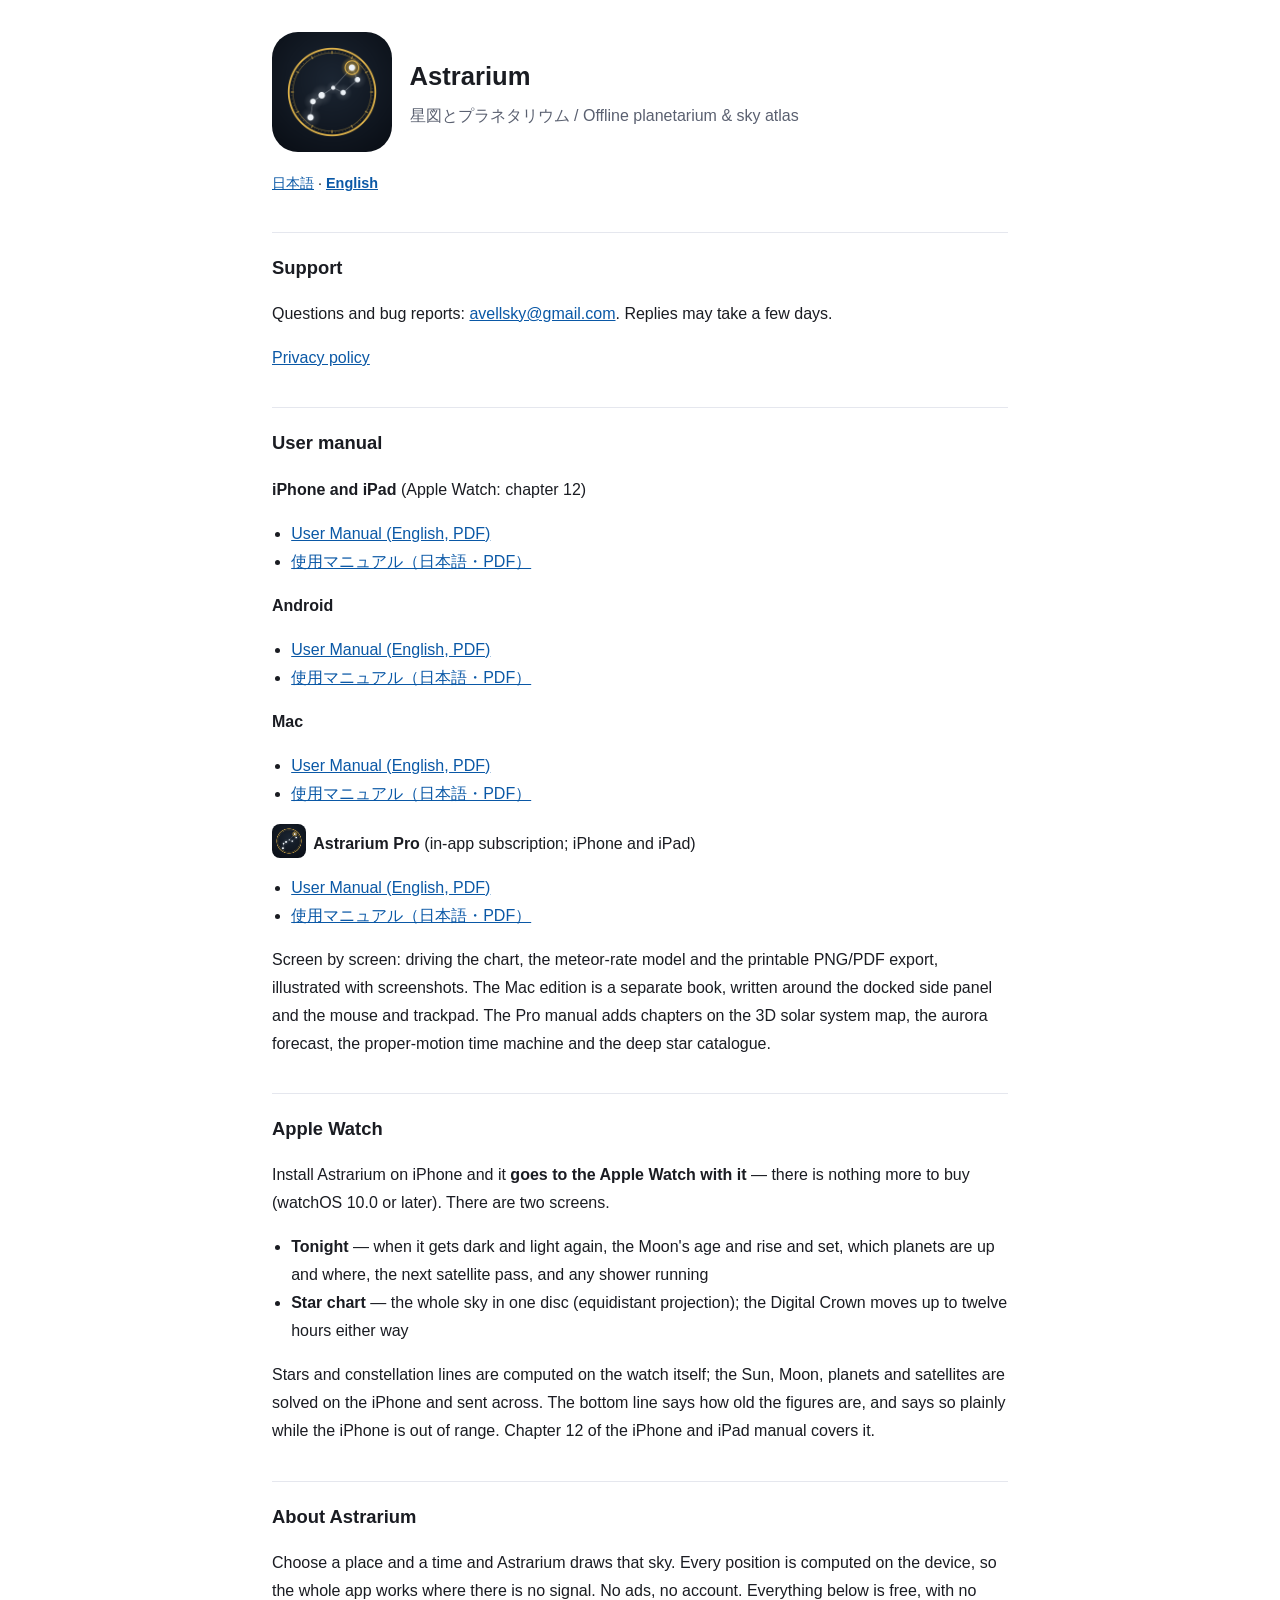
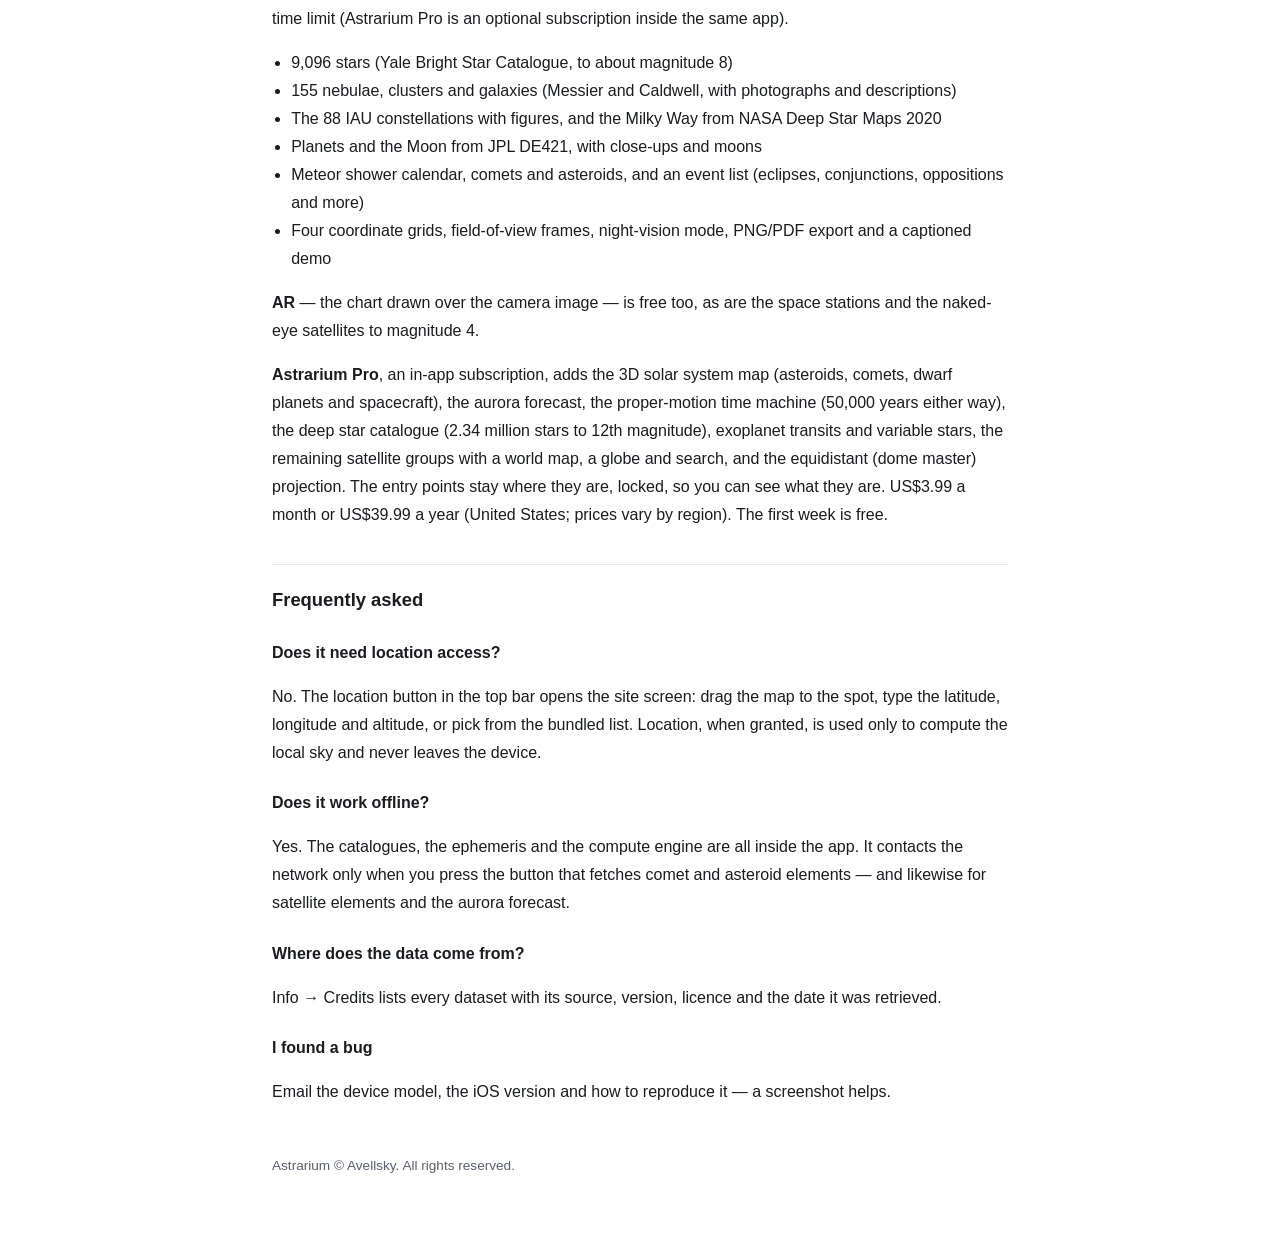
<file: index.html>
<!doctype html>
<html lang="ja">
<head>
<meta charset="utf-8">
<meta name="viewport" content="width=device-width,initial-scale=1">
<title>Astrarium — サポート / Support</title>
<link rel="icon" href="icon.png">
<link rel="apple-touch-icon" href="icon.png">
<style>:root{color-scheme:light dark}
body{max-width:46rem;margin:0 auto;padding:2rem 1.2rem 4rem;
 font:16px/1.75 -apple-system,BlinkMacSystemFont,"Hiragino Sans",
 "Noto Sans JP",sans-serif;color:#1a1c22;background:#fff}
header{display:flex;align-items:center;gap:1.1rem;margin-bottom:.4rem}
/* 原寸 512px。表示は 120px なので、3 倍の画面でも原寸を超えない */
header img{width:120px;height:120px;border-radius:26px}
@media (max-width:26rem){
 header{gap:.8rem}
 header img{width:88px;height:88px;border-radius:19px}}
h1{font-size:1.6rem;margin:0}
h2{font-size:1.15rem;margin-top:2.2rem;border-top:1px solid #e5e7ee;
 padding-top:1.2rem}
h3{font-size:1rem;margin-top:1.4rem}
.appicon{width:34px;height:34px;border-radius:8px;
 vertical-align:-.55em;margin-right:.45rem}
.sub{color:#5a6070;margin:.2rem 0 0}
.lang{margin:1.2rem 0 0;font-size:.9rem}
a{color:#0a58a6}
ul{padding-left:1.2rem}
code{background:#f2f3f7;padding:.1rem .35rem;border-radius:4px;font-size:.9em}
footer{margin-top:3rem;font-size:.85rem;color:#5a6070}
section[hidden]{display:none}
@media (prefers-color-scheme:dark){
 body{background:#0f1117;color:#e6e8ee}
 h2{border-color:#242833}
 a{color:#7fb2ff}.sub,footer{color:#98a0b3}
 code{background:#1b1f2a}}
</style>
</head>
<body>
<header>
  <img src="icon.png" alt="">
  <div>
    <h1>Astrarium</h1>
    <p class="sub">星図とプラネタリウム / Offline planetarium &amp; sky atlas</p>
  </div>
</header>
<p class="lang"><a href="#ja" data-lang="ja">日本語</a> ·
   <a href="#en" data-lang="en">English</a></p>

<section data-lang="ja">
<h2>サポート</h2>
<p>ご質問・不具合のご連絡は
<a href="mailto:avellsky@gmail.com">avellsky@gmail.com</a> までお願いします。
返信までに数日いただく場合があります。</p>
<p><a href="privacy-policy.ja.html">プライバシーポリシー</a></p>

<h2>使用マニュアル</h2>
<p><strong>iPhone / iPad 版</strong>（Apple Watch は第 12 章）</p>
<ul>
  <li><a href="manual/astrarium-manual-ja.pdf">使用マニュアル（日本語・PDF）</a></li>
  <li><a href="manual/astrarium-manual-en.pdf">User Manual (English, PDF)</a></li>
</ul>
<p><strong>Android 版</strong></p>
<ul>
  <li><a href="manual/astrarium-manual-android-ja.pdf">使用マニュアル（日本語・PDF）</a></li>
  <li><a href="manual/astrarium-manual-android-en.pdf">User Manual (English, PDF)</a></li>
</ul>
<p><strong>Mac 版</strong></p>
<ul>
  <li><a href="manual/astrarium-manual-mac-ja.pdf">使用マニュアル（日本語・PDF）</a></li>
  <li><a href="manual/astrarium-manual-mac-en.pdf">User Manual (English, PDF)</a></li>
</ul>
<p><img class="appicon" src="icon-pro.png" alt=""><strong>Astrarium Pro</strong>（アプリ内課金。iPhone / iPad）</p>
<ul>
  <li><a href="manual/astrarium-pro-manual-ja.pdf">使用マニュアル（日本語・PDF）</a></li>
  <li><a href="manual/astrarium-pro-manual-en.pdf">User Manual (English, PDF)</a></li>
</ul>
<p>画面の見かた、操作、流星群の出現数の計算、PNG/PDF 出力まで、実機の画面を添えて
説明しています。Mac 版は右パネルの構成とマウス・トラックパッドの操作に合わせた
別冊です。Pro のマニュアルには、太陽系3Dマップ・オーロラ予報・固有運動タイム
マシン・深宇宙星表の章が加わります。</p>

<h2>Apple Watch</h2>
<p>iPhone に Astrarium を入れると、<strong>Apple Watch にも入ります</strong>
（別に買うものはありません。watchOS 10.0 以降）。出るのは二つだけです。</p>
<ul>
  <li><strong>今夜</strong> — 薄明の終わりと始まり、月齢と月の出入り、いま出ている
      惑星の方角と高度、次の人工衛星の通過、活動中の流星群</li>
  <li><strong>星図</strong> — 全天を一枚の円に（等距離射影）。デジタルクラウンで
      前後 12 時間まで送れます</li>
</ul>
<p>恒星と星座線は時計の中で計算します。太陽・月・惑星と人工衛星は iPhone が計算して
送ります。数字がいつのものかを画面の下に出し、iPhone と離れているあいだはそう書きます。
詳しくは iPhone / iPad 版マニュアルの第 12 章をご覧ください。</p>

<h2>Astrarium について</h2>
<p>観測地と日時を決めれば、その場所・その時刻の空をそのまま描くプラネタリウムです。
天体の位置計算はすべて端末の中で行うため、電波の届かない観測地でも全機能が動きます。
広告もアカウント登録もありません。下に挙げたものはすべて無料で、期間の制限も
ありません（Astrarium Pro は、同じアプリの中の任意の購読です）。</p>
<ul>
  <li>恒星 9,096個（エール輝星星表、約8等まで）</li>
  <li>星雲・星団・銀河 155個（メシエ＋カルドウェル、写真と解説つき）</li>
  <li>IAU 88星座の星座線と星座絵、天の川（NASA Deep Star Maps 2020）</li>
  <li>惑星・月の暦（JPL DE421）、惑星の拡大表示と衛星の配置</li>
  <li>流星群カレンダー、彗星・小惑星、イベント一覧（日食・月食、合・衝ほか）</li>
  <li>4種の経緯線、写野角枠、ナイトモード、PNG/PDF出力、字幕つきデモ</li>
</ul>
<p><strong>AR</strong>（カメラ映像に星図を重ねる）と、宇宙ステーション・肉眼で
見える人工衛星（4 等まで）も無料で使えます。</p>
<p><strong>Astrarium Pro</strong>（アプリ内課金）では、これに太陽系3Dマップ
（小惑星・彗星・準惑星・探査機）、オーロラ予報、固有運動タイムマシン（±5 万年）、
深宇宙星表（12 等まで 234 万星）、系外惑星のトランジットと変光星の予報、残りの
人工衛星の群と世界地図・地球儀・検索、等距離射影（ドームマスター）が加わります。
入口は施錠された状態で同じ場所にあり、何が増えるのかが分かるようになっています。
月額 400 円 / 年額 4,000 円（日本の場合。価格は国・地域により異なります）。
最初の 1 週間は無料です。</p>

<h2>よくある質問</h2>
<h3>位置情報を許可しないと使えませんか？</h3>
<p>いいえ。上段バーの位置情報ボタンから場所設定の画面を開き、地図で合わせるか、
緯度・経度・標高を打ち込むか、観測地の一覧から選べば、すべての機能を同じように
使えます。位置情報は、その場所の空を計算するためだけに使い、端末の外へは
送信しません。</p>
<h3>オフラインで使えますか？</h3>
<p>使えます。星表・暦・計算エンジンをすべて内蔵しています。通信するのは、
彗星・小惑星の軌道要素をご自身でボタンを押して取得するときだけです
（人工衛星の軌道要素とオーロラ予報も、同じくボタンを押したときだけです）。</p>
<h3>収録データの出典は？</h3>
<p>アプリ内の「情報」タブ →「クレジット・出典」に、データセットごとの出典・版・
ライセンス・取得日を掲載しています。</p>
<h3>不具合を見つけました</h3>
<p>お使いの機種・iOS のバージョン・再現手順を添えてメールでお知らせください。
可能であればスクリーンショットもいただけると助かります。</p>
</section>

<section data-lang="en" hidden>
<h2>Support</h2>
<p>Questions and bug reports:
<a href="mailto:avellsky@gmail.com">avellsky@gmail.com</a>.
Replies may take a few days.</p>
<p><a href="privacy-policy.en.html">Privacy policy</a></p>

<h2>User manual</h2>
<p><strong>iPhone and iPad</strong> (Apple Watch: chapter 12)</p>
<ul>
  <li><a href="manual/astrarium-manual-en.pdf">User Manual (English, PDF)</a></li>
  <li><a href="manual/astrarium-manual-ja.pdf">使用マニュアル（日本語・PDF）</a></li>
</ul>
<p><strong>Android</strong></p>
<ul>
  <li><a href="manual/astrarium-manual-android-en.pdf">User Manual (English, PDF)</a></li>
  <li><a href="manual/astrarium-manual-android-ja.pdf">使用マニュアル（日本語・PDF）</a></li>
</ul>
<p><strong>Mac</strong></p>
<ul>
  <li><a href="manual/astrarium-manual-mac-en.pdf">User Manual (English, PDF)</a></li>
  <li><a href="manual/astrarium-manual-mac-ja.pdf">使用マニュアル（日本語・PDF）</a></li>
</ul>
<p><img class="appicon" src="icon-pro.png" alt=""><strong>Astrarium Pro</strong> (in-app subscription; iPhone and iPad)</p>
<ul>
  <li><a href="manual/astrarium-pro-manual-en.pdf">User Manual (English, PDF)</a></li>
  <li><a href="manual/astrarium-pro-manual-ja.pdf">使用マニュアル（日本語・PDF）</a></li>
</ul>
<p>Screen by screen: driving the chart, the meteor-rate model and the printable
PNG/PDF export, illustrated with screenshots. The Mac edition is a separate book,
written around the docked side panel and the mouse and trackpad. The Pro manual
adds chapters on the 3D solar system map, the aurora forecast, the
proper-motion time machine and the deep star catalogue.</p>

<h2>Apple Watch</h2>
<p>Install Astrarium on iPhone and it <strong>goes to the Apple Watch with
it</strong> — there is nothing more to buy (watchOS 10.0 or later). There are
two screens.</p>
<ul>
  <li><strong>Tonight</strong> — when it gets dark and light again, the Moon's
      age and rise and set, which planets are up and where, the next satellite
      pass, and any shower running</li>
  <li><strong>Star chart</strong> — the whole sky in one disc (equidistant
      projection); the Digital Crown moves up to twelve hours either way</li>
</ul>
<p>Stars and constellation lines are computed on the watch itself; the Sun, Moon,
planets and satellites are solved on the iPhone and sent across. The bottom line
says how old the figures are, and says so plainly while the iPhone is out of
range. Chapter 12 of the iPhone and iPad manual covers it.</p>

<h2>About Astrarium</h2>
<p>Choose a place and a time and Astrarium draws that sky. Every position is
computed on the device, so the whole app works where there is no signal.
No ads, no account. Everything below is free, with no time limit
(Astrarium Pro is an optional subscription inside the same app).</p>
<ul>
  <li>9,096 stars (Yale Bright Star Catalogue, to about magnitude 8)</li>
  <li>155 nebulae, clusters and galaxies (Messier and Caldwell, with
      photographs and descriptions)</li>
  <li>The 88 IAU constellations with figures, and the Milky Way from
      NASA Deep Star Maps 2020</li>
  <li>Planets and the Moon from JPL DE421, with close-ups and moons</li>
  <li>Meteor shower calendar, comets and asteroids, and an event list
      (eclipses, conjunctions, oppositions and more)</li>
  <li>Four coordinate grids, field-of-view frames, night-vision mode,
      PNG/PDF export and a captioned demo</li>
</ul>
<p><strong>AR</strong> — the chart drawn over the camera image — is free too,
as are the space stations and the naked-eye satellites to magnitude 4.</p>
<p><strong>Astrarium Pro</strong>, an in-app subscription, adds the 3D solar
system map (asteroids, comets, dwarf planets and spacecraft), the aurora
forecast, the proper-motion time machine (50,000 years either way), the deep
star catalogue (2.34 million stars to 12th magnitude), exoplanet transits and
variable stars, the remaining satellite groups with a world map, a globe and
search, and the equidistant (dome master) projection. The entry points stay
where they are, locked, so you can see what they are. US$3.99 a month or
US$39.99 a year (United States; prices vary by region). The first week is
free.</p>

<h2>Frequently asked</h2>
<h3>Does it need location access?</h3>
<p>No. The location button in the top bar opens the site screen: drag the map
to the spot, type the latitude, longitude and altitude, or pick from the bundled
list. Location, when granted, is used only to compute the local sky and never
leaves the device.</p>
<h3>Does it work offline?</h3>
<p>Yes. The catalogues, the ephemeris and the compute engine are all inside
the app. It contacts the network only when you press the button that fetches
comet and asteroid elements — and likewise for satellite elements and the
aurora forecast.</p>
<h3>Where does the data come from?</h3>
<p>Info → Credits lists every dataset with its source, version, licence and
the date it was retrieved.</p>
<h3>I found a bug</h3>
<p>Email the device model, the iOS version and how to reproduce it — a
screenshot helps.</p>
</section>

<footer>Astrarium © Avellsky. All rights reserved.</footer>
<script>
const pick = (l) => {
  document.querySelectorAll('section[data-lang]').forEach(s =>
    s.hidden = s.dataset.lang !== l);
  document.querySelectorAll('.lang a').forEach(a =>
    a.style.fontWeight = a.dataset.lang === l ? '700' : '400');
  document.documentElement.lang = l;
};
document.querySelectorAll('.lang a').forEach(a =>
  a.addEventListener('click', (e) => { e.preventDefault();
    pick(a.dataset.lang); location.hash = a.dataset.lang; }));
pick(location.hash === '#en' ||
     (!location.hash && !navigator.language.startsWith('ja')) ? 'en' : 'ja');
</script>

</body>
</html>
</file>
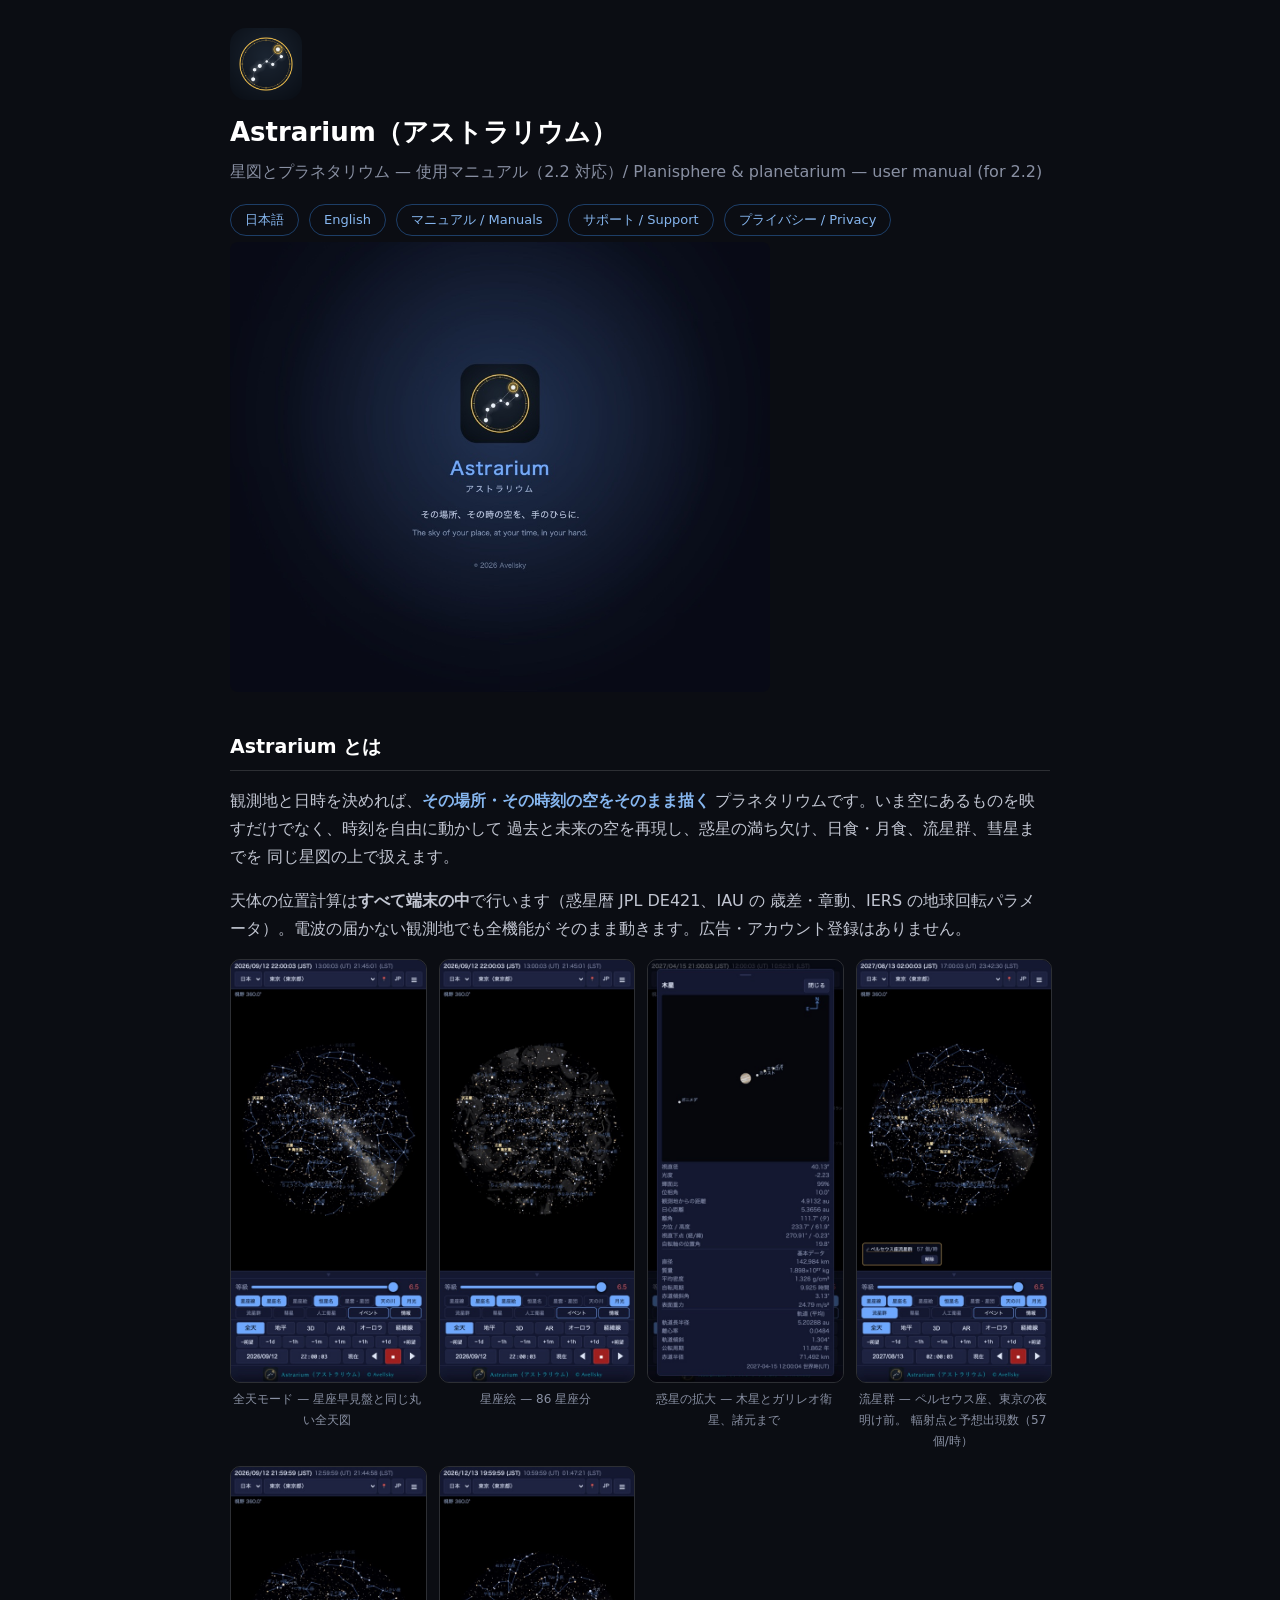
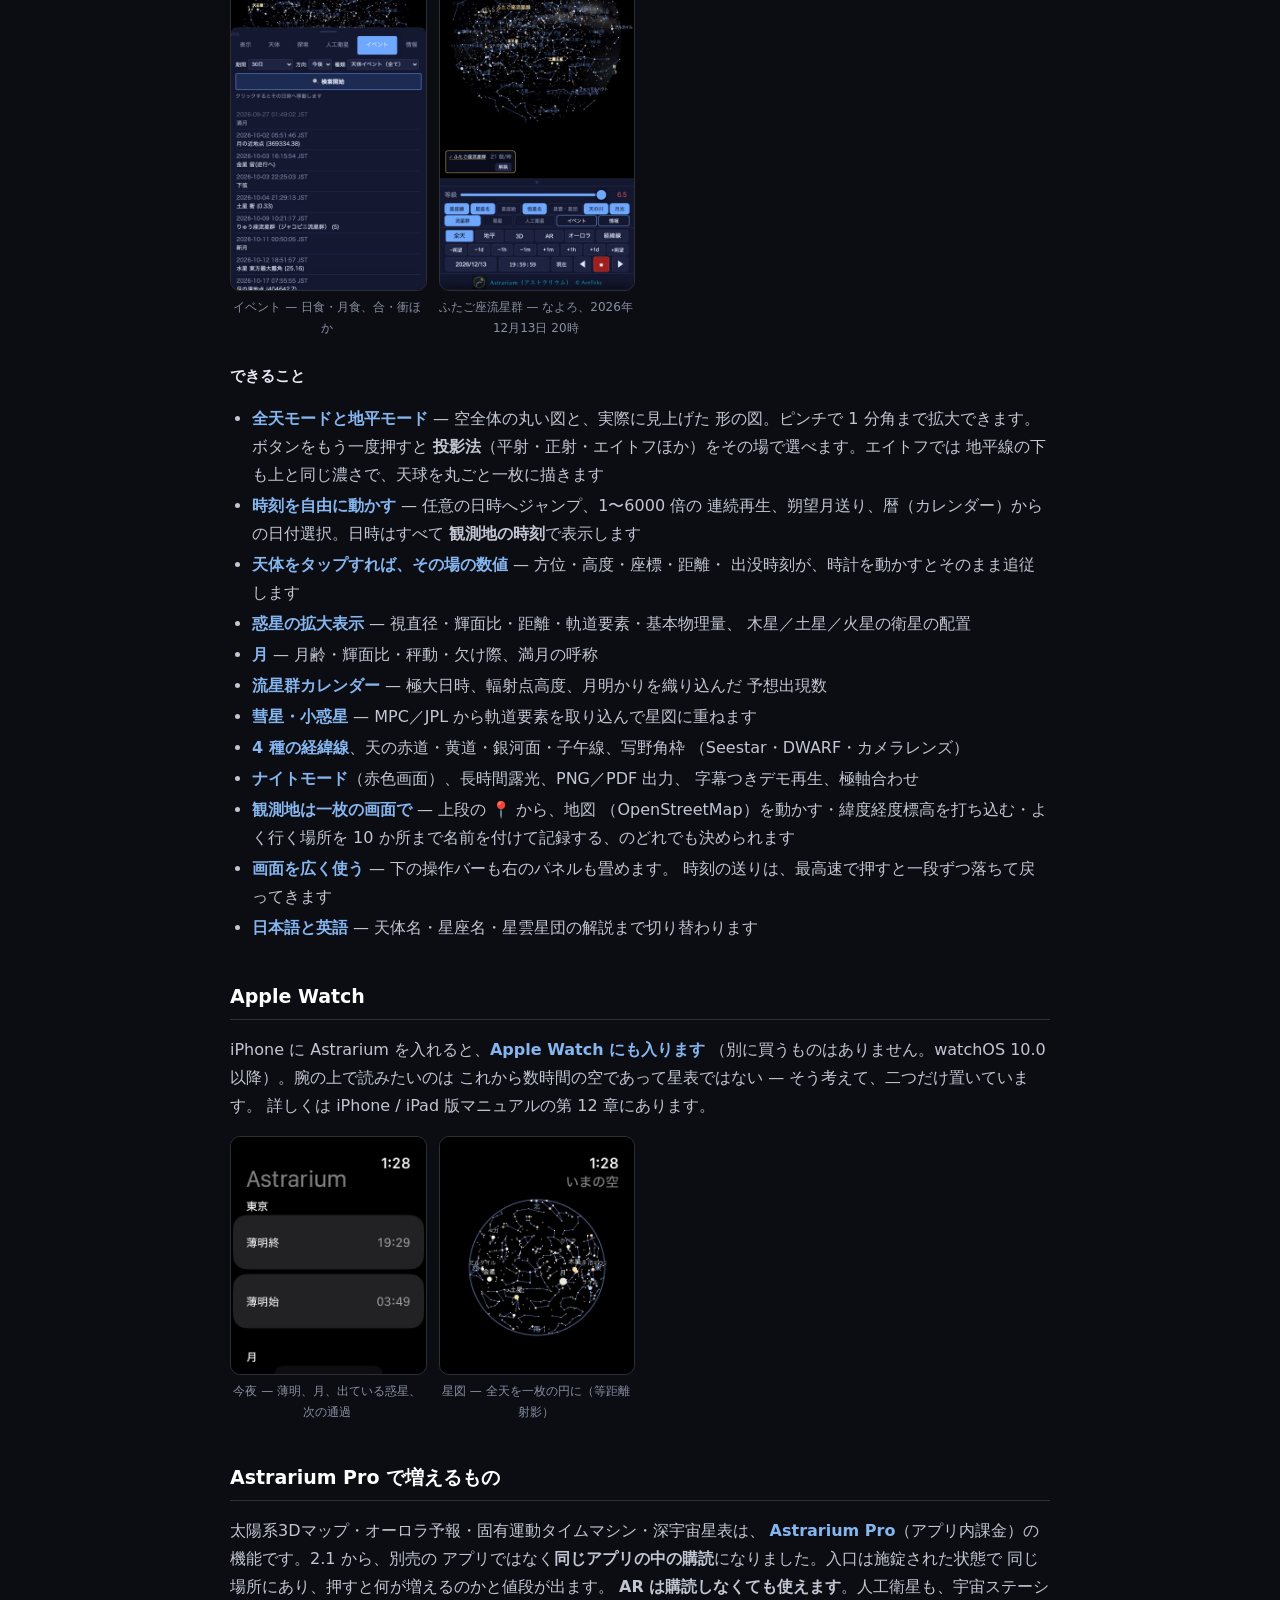
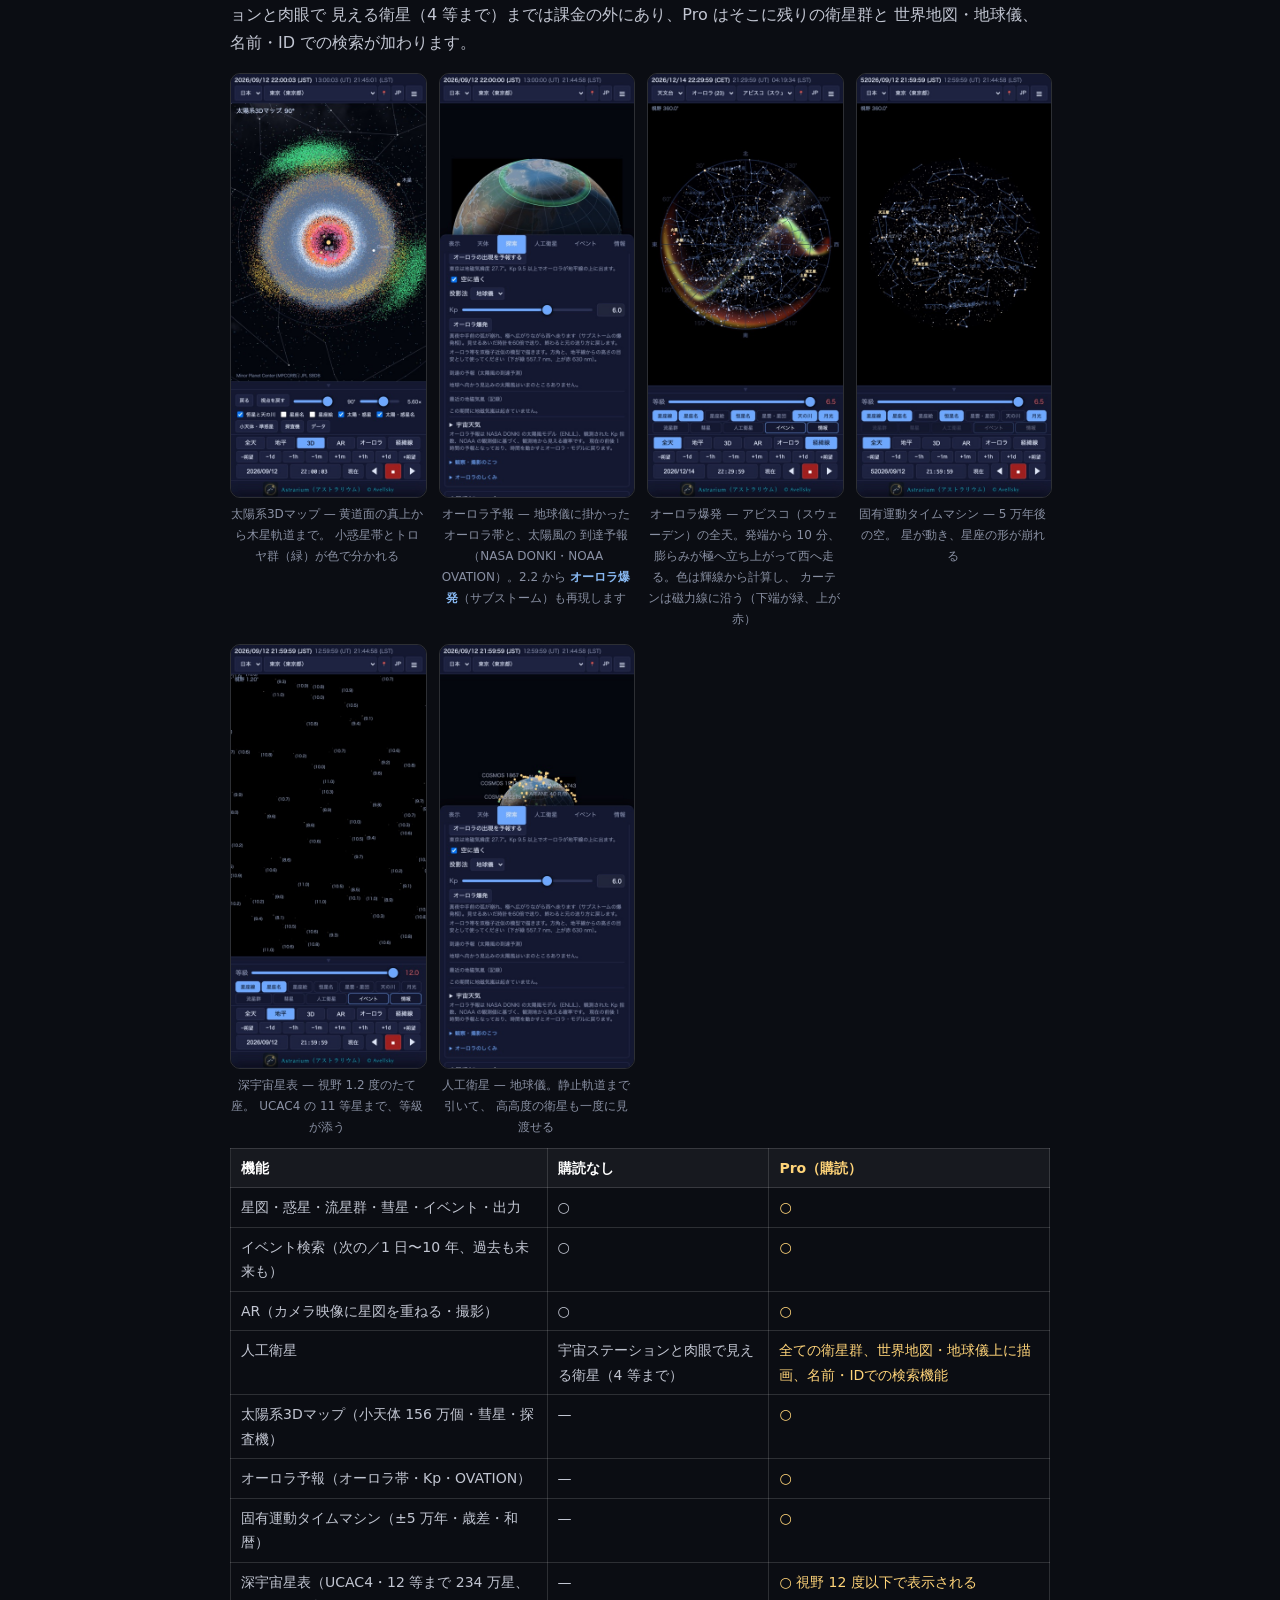
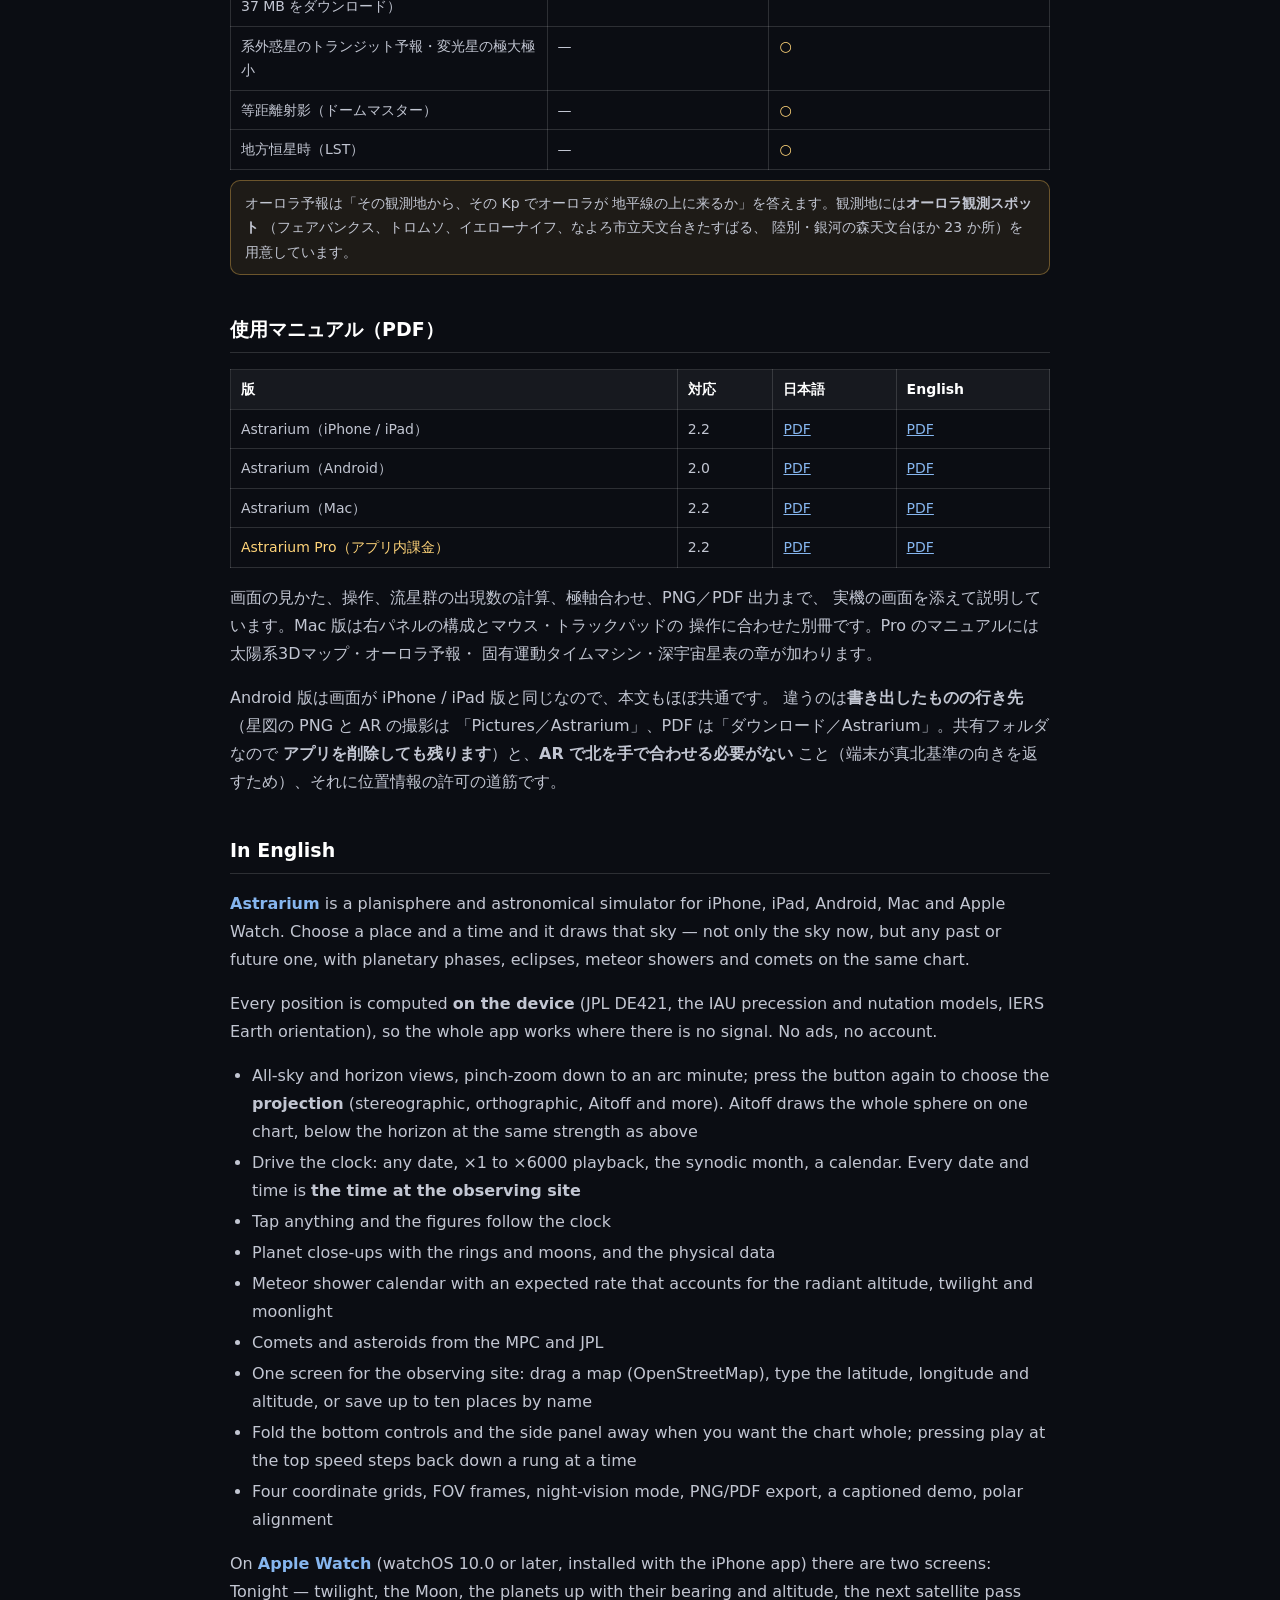
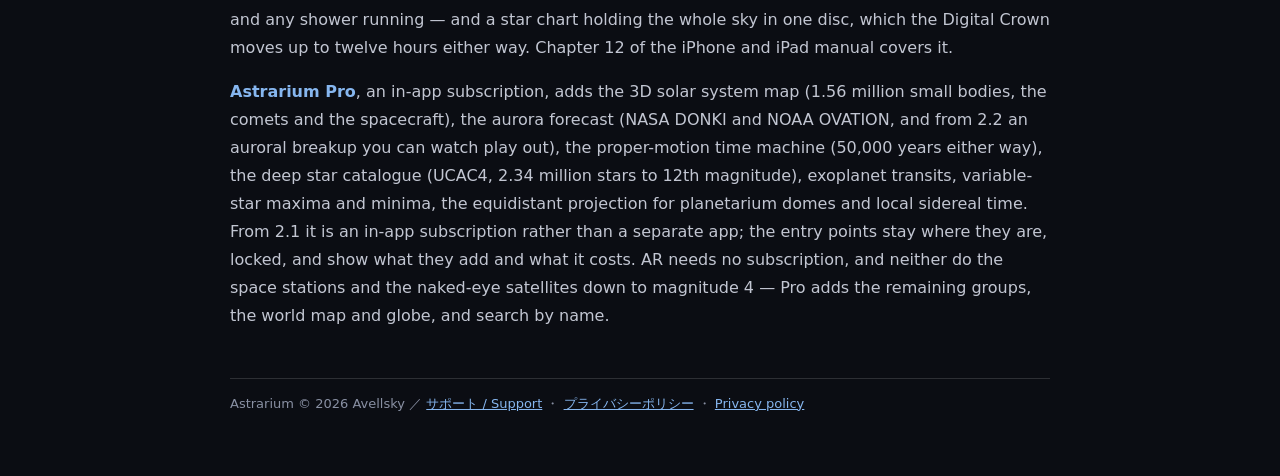
<file: manual/index.html>
<!DOCTYPE html>
<html lang="ja">
<head>
<meta charset="utf-8">
<meta name="viewport" content="width=device-width, initial-scale=1">
<link rel="icon" href="../icon.png">
<link rel="apple-touch-icon" href="../icon.png">
<title>Astrarium — 使用マニュアル / User Manual</title>
<style>
  :root { color-scheme: dark; }
  body { margin: 0; background: #0b0d13; color: #c2c6d2;
    font-family: system-ui, -apple-system, "Segoe UI", "Hiragino Sans",
      "Noto Sans JP", sans-serif; line-height: 1.75; }
  .wrap { max-width: 820px; margin: 0 auto; padding: 28px 20px 60px; }
  h1 { color: #fff; font-size: 26px; margin: 8px 0 2px; }
  h2 { color: #fff; font-size: 19px; margin-top: 38px;
    border-bottom: 1px solid rgba(255,255,255,.14); padding-bottom: 6px; }
  h3 { color: #e6e9f2; font-size: 15px; margin-top: 24px; }
  .sub { color: #8990a3; margin-bottom: 18px; }
  a { color: #86b6ef; }
  table { border-collapse: collapse; width: 100%; font-size: 14px;
    margin: 10px 0; }
  th, td { border: 1px solid rgba(255,255,255,.14); padding: 7px 10px;
    text-align: left; vertical-align: top; }
  th { color: #fff; background: rgba(255,255,255,.05); }
  th.pro, td.pro { color: #ffd479; }
  b.k { color: #86b6ef; font-weight: 600; }
  ul { padding-left: 22px; }
  li { margin: 3px 0; }
  .nav { display: flex; gap: 10px; flex-wrap: wrap; margin: 14px 0 6px; }
  .nav a { color: #86b6ef; text-decoration: none; font-size: 13px;
    border: 1px solid rgba(57,135,229,.4); border-radius: 999px;
    padding: 4px 14px; }
  .note { background: rgba(57,135,229,.10);
    border: 1px solid rgba(57,135,229,.35);
    border-radius: 10px; padding: 10px 14px; font-size: 14px; }
  .note.pro { background: rgba(255,196,84,.08);
    border-color: rgba(255,196,84,.35); }
  footer { margin-top: 48px; color: #8990a3; font-size: 13px;
    border-top: 1px solid rgba(255,255,255,.14); padding-top: 14px; }
  figure { margin: 18px 0; }
  figure img { width: 100%; height: auto; display: block; border-radius: 10px;
    border: 1px solid rgba(255,255,255,.14); }
  figcaption { font-size: 12px; color: #8990a3; margin-top: 6px;
    text-align: center; }
  /* 起動画面は 2 枚並べる。錠の掛かった状態と、購読で開いた状態 */
  .two { display: flex; gap: 14px; flex-wrap: wrap; }
  .two figure { flex: 1 1 300px; margin: 8px 0; }
  /* 画面の一覧。細い縦画面が並ぶので、幅で折り返す */
  .shots { display: grid; gap: 14px;
    grid-template-columns: repeat(auto-fill, minmax(180px, 1fr)); }
  .shots figure { margin: 0; }
  .logo { margin: 0 0 10px; }
  .logo img { border-radius: 16px; display: block; }
  .dl { font-size: 14px; }
</style>
</head>
<body><div class="wrap">

<p class="logo"><img src="../icon.png" alt="" width="72" height="72"></p>
<h1>Astrarium（アストラリウム）</h1>
<div class="sub">星図とプラネタリウム — 使用マニュアル（2.2 対応）/
Planisphere &amp; planetarium — user manual (for 2.2)</div>
<div class="nav">
  <a href="#ja">日本語</a><a href="#en">English</a>
  <a href="#dl">マニュアル / Manuals</a>
  <a href="../">サポート / Support</a>
  <a href="../privacy-policy.ja.html">プライバシー / Privacy</a>
</div>

<!-- **一枚にした** (2026-09-25)。Pro が本体へ合流し、別売のアプリが
     無くなったので、並べて見せる相手がいない。 -->
<p class="logo"><img src="img/opening.jpg" alt="Astrarium の起動画面"
    loading="lazy" style="max-width:min(540px,100%);border-radius:8px"></p>

<h2 id="ja">Astrarium とは</h2>
<p>観測地と日時を決めれば、<b class="k">その場所・その時刻の空をそのまま描く</b>
プラネタリウムです。いま空にあるものを映すだけでなく、時刻を自由に動かして
過去と未来の空を再現し、惑星の満ち欠け、日食・月食、流星群、彗星までを
同じ星図の上で扱えます。</p>
<p>天体の位置計算は<b>すべて端末の中</b>で行います（惑星暦 JPL DE421、IAU の
歳差・章動、IERS の地球回転パラメータ）。電波の届かない観測地でも全機能が
そのまま動きます。広告・アカウント登録はありません。</p>

<div class="shots">
  <figure><img src="img/sky-allsky.jpg" alt="全天モード" loading="lazy">
    <figcaption>全天モード — 星座早見盤と同じ丸い全天図</figcaption></figure>
  <figure><img src="img/sky-conart.jpg" alt="星座絵" loading="lazy">
    <figcaption>星座絵 — 86 星座分</figcaption></figure>
  <figure><img src="img/sky-planet.jpg" alt="惑星の拡大表示" loading="lazy">
    <figcaption>惑星の拡大 — 木星とガリレオ衛星、諸元まで</figcaption></figure>
  <figure><img src="img/sky-meteors.jpg" alt="流星群" loading="lazy">
    <figcaption>流星群 — ペルセウス座、東京の夜明け前。
    輻射点と予想出現数（57 個/時）</figcaption></figure>
  <figure><img src="img/sky-events.jpg" alt="イベント一覧" loading="lazy">
    <figcaption>イベント — 日食・月食、合・衝ほか</figcaption></figure>
  <figure><img src="img/sky-nayoro.jpg" alt="ふたご座流星群（なよろ）"
      loading="lazy">
    <figcaption>ふたご座流星群 — なよろ、2026年12月13日 20時</figcaption></figure>
</div>

<h3>できること</h3>
<ul>
  <li><b class="k">全天モードと地平モード</b> — 空全体の丸い図と、実際に見上げた
      形の図。ピンチで 1 分角まで拡大できます。ボタンをもう一度押すと
      <b>投影法</b>（平射・正射・エイトフほか）をその場で選べます。エイトフでは
      地平線の下も上と同じ濃さで、天球を丸ごと一枚に描きます</li>
  <li><b class="k">時刻を自由に動かす</b> — 任意の日時へジャンプ、1〜6000 倍の
      連続再生、朔望月送り、暦（カレンダー）からの日付選択。日時はすべて
      <b>観測地の時刻</b>で表示します</li>
  <li><b class="k">天体をタップすれば、その場の数値</b> — 方位・高度・座標・距離・
      出没時刻が、時計を動かすとそのまま追従します</li>
  <li><b class="k">惑星の拡大表示</b> — 視直径・輝面比・距離・軌道要素・基本物理量、
      木星／土星／火星の衛星の配置</li>
  <li><b class="k">月</b> — 月齢・輝面比・秤動・欠け際、満月の呼称</li>
  <li><b class="k">流星群カレンダー</b> — 極大日時、輻射点高度、月明かりを織り込んだ
      予想出現数</li>
  <li><b class="k">彗星・小惑星</b> — MPC／JPL から軌道要素を取り込んで星図に重ねます</li>
  <li><b class="k">4 種の経緯線</b>、天の赤道・黄道・銀河面・子午線、写野角枠
      （Seestar・DWARF・カメラレンズ）</li>
  <li><b class="k">ナイトモード</b>（赤色画面）、長時間露光、PNG／PDF 出力、
      字幕つきデモ再生、極軸合わせ</li>
  <li><b class="k">観測地は一枚の画面で</b> — 上段の <b>📍</b> から、地図
      （OpenStreetMap）を動かす・緯度経度標高を打ち込む・よく行く場所を
      10 か所まで名前を付けて記録する、のどれでも決められます</li>
  <li><b class="k">画面を広く使う</b> — 下の操作バーも右のパネルも畳めます。
      時刻の送りは、最高速で押すと一段ずつ落ちて戻ってきます</li>
  <li><b class="k">日本語と英語</b> — 天体名・星座名・星雲星団の解説まで切り替わります</li>
</ul>

<h2>Apple Watch</h2>
<p>iPhone に Astrarium を入れると、<b class="k">Apple Watch にも入ります</b>
（別に買うものはありません。watchOS 10.0 以降）。腕の上で読みたいのは
これから数時間の空であって星表ではない — そう考えて、二つだけ置いています。
詳しくは iPhone / iPad 版マニュアルの第 12 章にあります。</p>
<div class="shots">
  <figure><img src="img/watch-tonight.jpg" alt="時計の「今夜」" loading="lazy">
    <figcaption>今夜 — 薄明、月、出ている惑星、次の通過</figcaption></figure>
  <figure><img src="img/watch-chart.jpg" alt="時計の星図" loading="lazy">
    <figcaption>星図 — 全天を一枚の円に（等距離射影）</figcaption></figure>
</div>

<h2>Astrarium Pro で増えるもの</h2>
<p>太陽系3Dマップ・オーロラ予報・固有運動タイムマシン・深宇宙星表は、
<b class="k">Astrarium Pro</b>（アプリ内課金）の機能です。2.1 から、別売の
アプリではなく<b>同じアプリの中の購読</b>になりました。入口は施錠された状態で
同じ場所にあり、押すと何が増えるのかと値段が出ます。
<b>AR は購読しなくても使えます</b>。人工衛星も、宇宙ステーションと肉眼で
見える衛星（4 等まで）までは課金の外にあり、Pro はそこに残りの衛星群と
世界地図・地球儀、名前・ID での検索が加わります。</p>

<div class="shots">
  <figure><img src="img/pro-ssd.jpg" alt="太陽系3Dマップ" loading="lazy">
    <figcaption>太陽系3Dマップ — 黄道面の真上から木星軌道まで。
    小惑星帯とトロヤ群（緑）が色で分かれる</figcaption></figure>
  <figure><img src="img/pro-aurora-panel.jpg" alt="オーロラ予報" loading="lazy">
    <figcaption>オーロラ予報 — 地球儀に掛かったオーロラ帯と、太陽風の
    到達予報（NASA DONKI・NOAA OVATION）。2.2 から
    <b class="k">オーロラ爆発</b>（サブストーム）も再現します</figcaption></figure>
  <figure><img src="img/pro-aurora.jpg" alt="アビスコのオーロラ爆発" loading="lazy">
    <figcaption>オーロラ爆発 — アビスコ（スウェーデン）の全天。発端から
    10 分、膨らみが極へ立ち上がって西へ走る。色は輝線から計算し、
    カーテンは磁力線に沿う（下端が緑、上が赤）</figcaption></figure>
  <figure><img src="img/pro-timemachine.jpg" alt="固有運動タイムマシン"
      loading="lazy">
    <figcaption>固有運動タイムマシン — 5 万年後の空。
    星が動き、星座の形が崩れる</figcaption></figure>
  <figure><img src="img/pro-deep.jpg" alt="深宇宙星表" loading="lazy">
    <figcaption>深宇宙星表 — 視野 1.2 度のたて座。
    UCAC4 の 11 等星まで、等級が添う</figcaption></figure>
  <figure><img src="img/pro-satellites.jpg" alt="人工衛星（地球儀）"
      loading="lazy">
    <figcaption>人工衛星 — 地球儀。静止軌道まで引いて、
    高高度の衛星も一度に見渡せる</figcaption></figure>
</div>

<table>
<tr><th>機能</th><th>購読なし</th><th class="pro">Pro（購読）</th></tr>
<tr><td>星図・惑星・流星群・彗星・イベント・出力</td><td>○</td><td class="pro">○</td></tr>
<tr><td>イベント検索（次の／1 日〜10 年、過去も未来も）</td><td>○</td>
    <td class="pro">○</td></tr>
<tr><td>AR（カメラ映像に星図を重ねる・撮影）</td><td>○</td><td class="pro">○</td></tr>
<tr><td>人工衛星</td><td>宇宙ステーションと肉眼で見える衛星（4 等まで）</td>
    <td class="pro">全ての衛星群、世界地図・地球儀上に描画、名前・IDでの検索機能</td></tr>
<tr><td>太陽系3Dマップ（小天体 156 万個・彗星・探査機）</td><td>—</td>
    <td class="pro">○</td></tr>
<tr><td>オーロラ予報（オーロラ帯・Kp・OVATION）</td><td>—</td><td class="pro">○</td></tr>
<tr><td>固有運動タイムマシン（±5 万年・歳差・和暦）</td><td>—</td>
    <td class="pro">○</td></tr>
<tr><td>深宇宙星表（UCAC4・12 等まで 234 万星、37 MB をダウンロード）</td><td>—</td>
    <td class="pro">○ 視野 12 度以下で表示される</td></tr>
<tr><td>系外惑星のトランジット予報・変光星の極大極小</td><td>—</td>
    <td class="pro">○</td></tr>
<tr><td>等距離射影（ドームマスター）</td><td>—</td><td class="pro">○</td></tr>
<tr><td>地方恒星時（LST）</td><td>—</td><td class="pro">○</td></tr>
</table>

<div class="note pro">オーロラ予報は「その観測地から、その Kp でオーロラが
地平線の上に来るか」を答えます。観測地には<b>オーロラ観測スポット</b>
（フェアバンクス、トロムソ、イエローナイフ、なよろ市立天文台きたすばる、
陸別・銀河の森天文台ほか 23 か所）を用意しています。</div>

<h2 id="dl">使用マニュアル（PDF）</h2>
<table class="dl">
<tr><th>版</th><th>対応</th><th>日本語</th><th>English</th></tr>
<tr><td>Astrarium（iPhone / iPad）</td><td>2.2</td>
    <td><a href="astrarium-manual-ja.pdf">PDF</a></td>
    <td><a href="astrarium-manual-en.pdf">PDF</a></td></tr>
<tr><td>Astrarium（Android）</td><td>2.0</td>
    <td><a href="astrarium-manual-android-ja.pdf">PDF</a></td>
    <td><a href="astrarium-manual-android-en.pdf">PDF</a></td></tr>
<tr><td>Astrarium（Mac）</td><td>2.2</td>
    <td><a href="astrarium-manual-mac-ja.pdf">PDF</a></td>
    <td><a href="astrarium-manual-mac-en.pdf">PDF</a></td></tr>
<tr><td class="pro">Astrarium Pro（アプリ内課金）</td><td>2.2</td>
    <td><a href="astrarium-pro-manual-ja.pdf">PDF</a></td>
    <td><a href="astrarium-pro-manual-en.pdf">PDF</a></td></tr>
</table>
<p>画面の見かた、操作、流星群の出現数の計算、極軸合わせ、PNG／PDF 出力まで、
実機の画面を添えて説明しています。Mac 版は右パネルの構成とマウス・トラックパッドの
操作に合わせた別冊です。Pro のマニュアルには太陽系3Dマップ・オーロラ予報・
固有運動タイムマシン・深宇宙星表の章が加わります。</p>
<p>Android 版は画面が iPhone / iPad 版と同じなので、本文もほぼ共通です。
違うのは<b>書き出したものの行き先</b>（星図の PNG と AR の撮影は
「Pictures／Astrarium」、PDF は「ダウンロード／Astrarium」。共有フォルダなので
<b>アプリを削除しても残ります</b>）と、<b>AR で北を手で合わせる必要がない</b>
こと（端末が真北基準の向きを返すため）、それに位置情報の許可の道筋です。</p>

<h2 id="en">In English</h2>
<p><b class="k">Astrarium</b> is a planisphere and astronomical simulator for
iPhone, iPad, Android, Mac and Apple Watch. Choose a place and a time and it draws that sky — not only
the sky now, but any past or future one, with planetary phases, eclipses, meteor
showers and comets on the same chart.</p>
<p>Every position is computed <b>on the device</b> (JPL DE421, the IAU
precession and nutation models, IERS Earth orientation), so the whole app works
where there is no signal. No ads, no account.</p>
<ul>
  <li>All-sky and horizon views, pinch-zoom down to an arc minute; press the
      button again to choose the <b>projection</b> (stereographic, orthographic,
      Aitoff and more). Aitoff draws the whole sphere on one chart, below the
      horizon at the same strength as above</li>
  <li>Drive the clock: any date, ×1 to ×6000 playback, the synodic month, a
      calendar. Every date and time is <b>the time at the observing site</b></li>
  <li>Tap anything and the figures follow the clock</li>
  <li>Planet close-ups with the rings and moons, and the physical data</li>
  <li>Meteor shower calendar with an expected rate that accounts for the
      radiant altitude, twilight and moonlight</li>
  <li>Comets and asteroids from the MPC and JPL</li>
  <li>One screen for the observing site: drag a map (OpenStreetMap), type the
      latitude, longitude and altitude, or save up to ten places by name</li>
  <li>Fold the bottom controls and the side panel away when you want the chart
      whole; pressing play at the top speed steps back down a rung at a time</li>
  <li>Four coordinate grids, FOV frames, night-vision mode, PNG/PDF export,
      a captioned demo, polar alignment</li>
</ul>
<p>On <b class="k">Apple Watch</b> (watchOS 10.0 or later, installed with the
iPhone app) there are two screens: Tonight — twilight, the Moon, the planets up
with their bearing and altitude, the next satellite pass and any shower running —
and a star chart holding the whole sky in one disc, which the Digital Crown moves
up to twelve hours either way. Chapter 12 of the iPhone and iPad manual covers
it.</p>
<p><b class="k">Astrarium Pro</b>, an in-app subscription, adds the 3D solar system map
(1.56 million small bodies, the comets and the spacecraft), the aurora forecast
(NASA DONKI and NOAA OVATION, and from 2.2 an auroral breakup you can watch
play out), the proper-motion time machine (50,000 years
either way), the deep star catalogue (UCAC4, 2.34 million stars to 12th
magnitude), exoplanet transits, variable-star maxima and minima, the equidistant
projection for planetarium domes and local sidereal time. From 2.1 it is an
in-app subscription rather than a separate app; the entry points stay where they
are, locked, and show what they add and what it costs. AR needs no subscription,
and neither do the space stations and the naked-eye satellites down to magnitude
4 — Pro adds the remaining groups, the world map and globe, and search by name.</p>

<footer>
Astrarium © 2026 Avellsky ／
<a href="../">サポート / Support</a> ・
<a href="../privacy-policy.ja.html">プライバシーポリシー</a> ・
<a href="../privacy-policy.en.html">Privacy policy</a>
</footer>

</div></body>
</html>
</file>
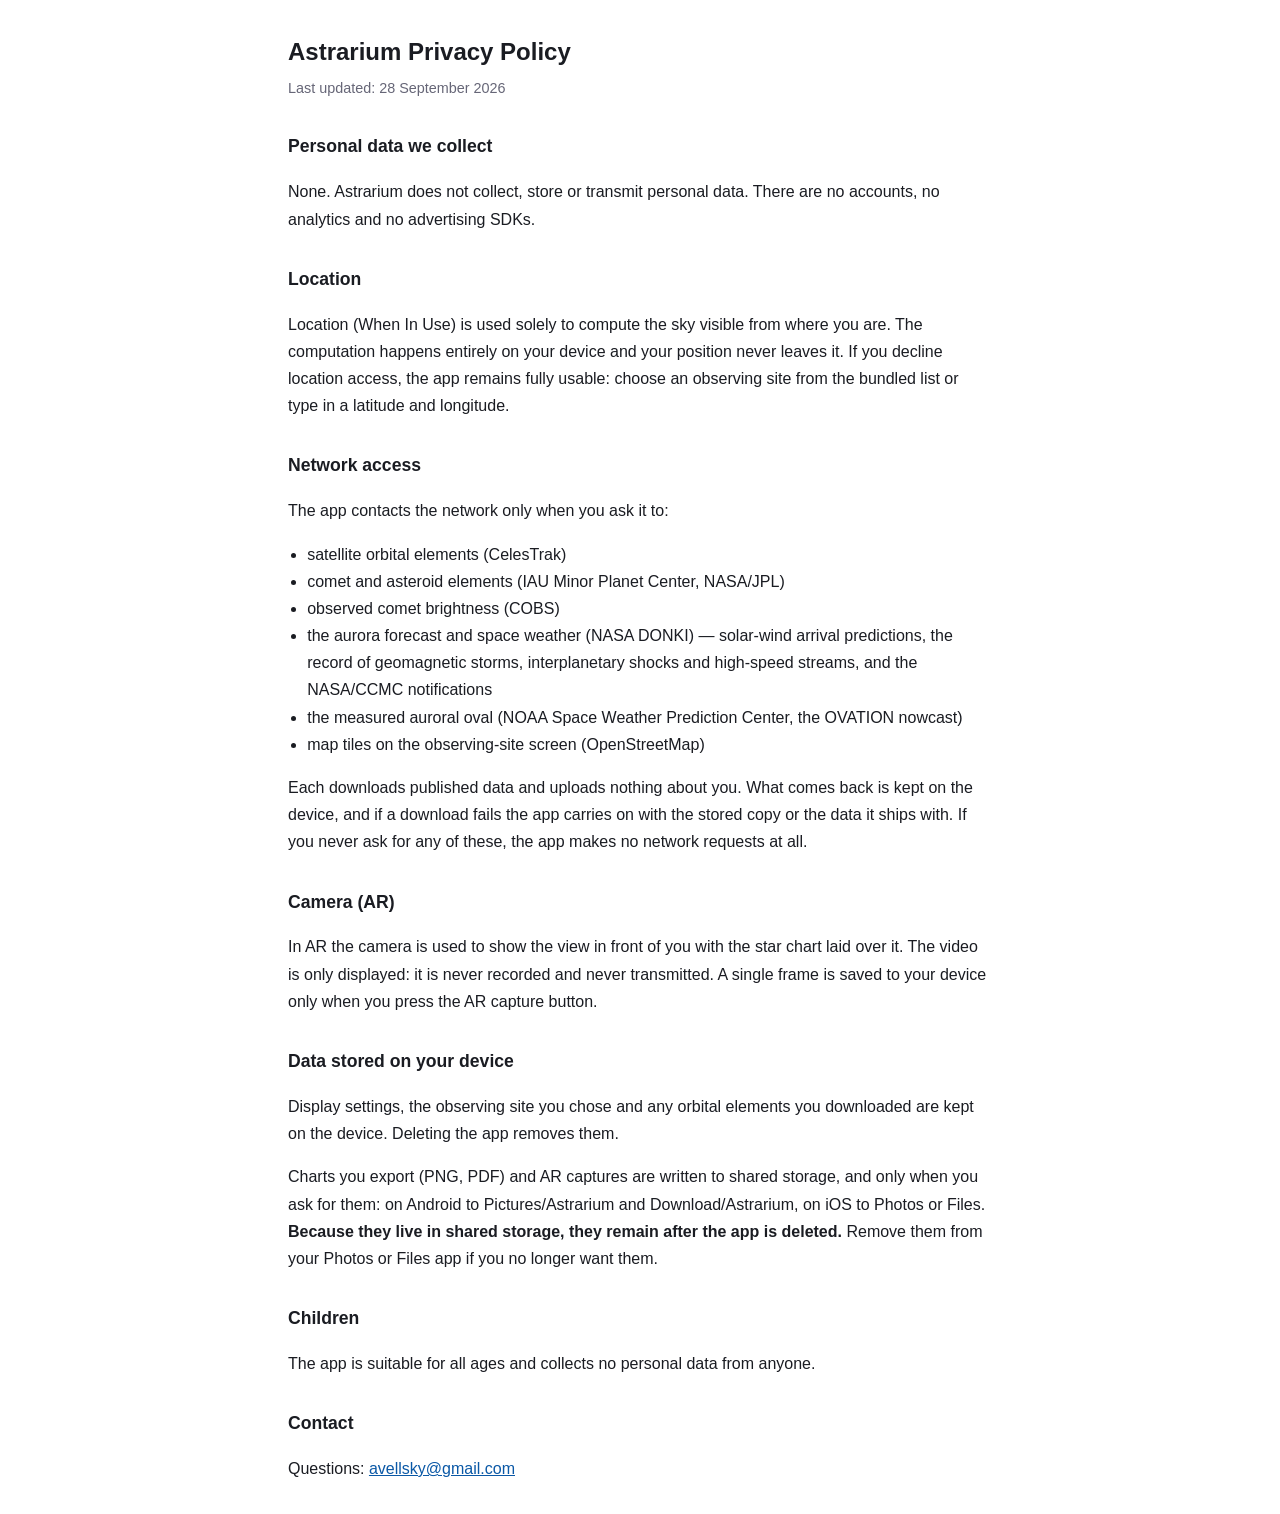
<file: privacy-policy.en.html>
<!doctype html>
<html lang="en">
<head>
<meta charset="utf-8">
<meta name="viewport" content="width=device-width,initial-scale=1">
<title>Astrarium Privacy Policy</title>
<style>body{max-width:44rem;margin:2rem auto;padding:0 1.2rem;
 font:16px/1.7 -apple-system,BlinkMacSystemFont,"Hiragino Sans",sans-serif;
 color:#1a1c22;background:#fff}
h1{font-size:1.5rem;margin-bottom:.2rem}h2{font-size:1.1rem;margin-top:2rem}
.date{color:#667;font-size:.9rem;margin-top:0}
a{color:#0a58a6}ul{padding-left:1.2rem}
@media (prefers-color-scheme:dark){body{background:#101218;color:#e6e8ee}
 a{color:#7fb2ff}.date{color:#98a0b3}}</style>
</head>
<body>
<h1>Astrarium Privacy Policy</h1>
<p class="date">Last updated: 28 September 2026</p>

<h2>Personal data we collect</h2>
<p>None. Astrarium does not collect, store or transmit personal data.
There are no accounts, no analytics and no advertising SDKs.</p>

<h2>Location</h2>
<p>Location (When In Use) is used solely to compute the sky visible from
where you are. The computation happens entirely on your device and your
position never leaves it. If you decline location access, the app remains
fully usable: choose an observing site from the bundled list or type in a
latitude and longitude.</p>

<h2>Network access</h2>
<p>The app contacts the network only when you ask it to:</p>
<ul>
  <li>satellite orbital elements (CelesTrak)</li>
  <li>comet and asteroid elements (IAU Minor Planet Center, NASA/JPL)</li>
  <li>observed comet brightness (COBS)</li>
  <li>the aurora forecast and space weather (NASA DONKI) — solar-wind
      arrival predictions, the record of geomagnetic storms, interplanetary
      shocks and high-speed streams, and the NASA/CCMC notifications</li>
  <li>the measured auroral oval (NOAA Space Weather Prediction Center,
      the OVATION nowcast)</li>
  <li>map tiles on the observing-site screen (OpenStreetMap)</li>
</ul>
<p>Each downloads published data and uploads nothing about you. What comes
back is kept on the device, and if a download fails the app carries on with
the stored copy or the data it ships with. If you never ask for any of
these, the app makes no network requests at all.</p>

<h2>Camera (AR)</h2>
<p>In AR the camera is used to show the view in front of you with the star
chart laid over it. The video is only displayed: it is never recorded and
never transmitted. A single frame is saved to your device only when you
press the AR capture button.</p>

<h2>Data stored on your device</h2>
<p>Display settings, the observing site you chose and any orbital elements
you downloaded are kept on the device. Deleting the app removes them.</p>
<p>Charts you export (PNG, PDF) and AR captures are written to shared
storage, and only when you ask for them: on Android to Pictures/Astrarium
and Download/Astrarium, on iOS to Photos or Files. <strong>Because they
live in shared storage, they remain after the app is deleted.</strong>
Remove them from your Photos or Files app if you no longer want them.</p>

<h2>Children</h2>
<p>The app is suitable for all ages and collects no personal data from
anyone.</p>

<h2>Contact</h2>
<p>Questions: <a href="mailto:avellsky@gmail.com">avellsky@gmail.com</a></p>
</body>
</html>
</file>
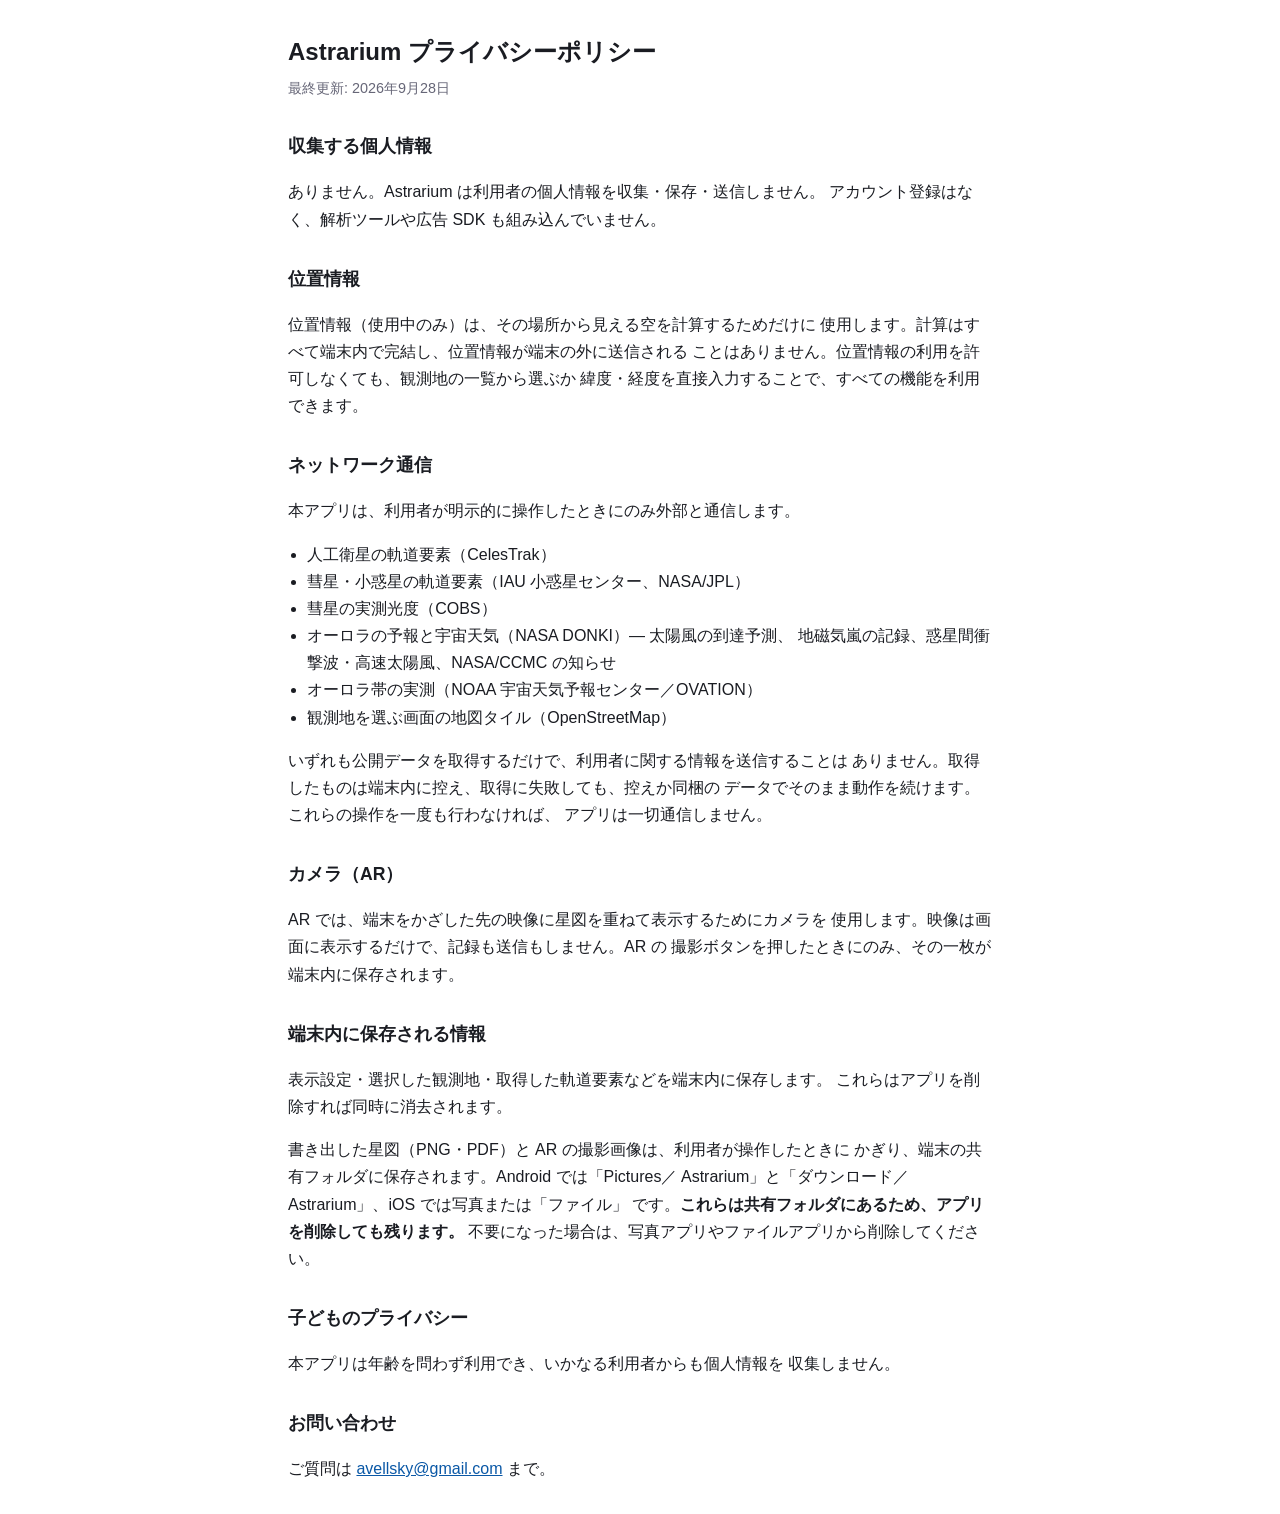
<file: privacy-policy.ja.html>
<!doctype html>
<html lang="ja">
<head>
<meta charset="utf-8">
<meta name="viewport" content="width=device-width,initial-scale=1">
<title>Astrarium プライバシーポリシー</title>
<style>body{max-width:44rem;margin:2rem auto;padding:0 1.2rem;
 font:16px/1.7 -apple-system,BlinkMacSystemFont,"Hiragino Sans",sans-serif;
 color:#1a1c22;background:#fff}
h1{font-size:1.5rem;margin-bottom:.2rem}h2{font-size:1.1rem;margin-top:2rem}
.date{color:#667;font-size:.9rem;margin-top:0}
a{color:#0a58a6}ul{padding-left:1.2rem}
@media (prefers-color-scheme:dark){body{background:#101218;color:#e6e8ee}
 a{color:#7fb2ff}.date{color:#98a0b3}}</style>
</head>
<body>
<h1>Astrarium プライバシーポリシー</h1>
<p class="date">最終更新: 2026年9月28日</p>

<h2>収集する個人情報</h2>
<p>ありません。Astrarium は利用者の個人情報を収集・保存・送信しません。
アカウント登録はなく、解析ツールや広告 SDK も組み込んでいません。</p>

<h2>位置情報</h2>
<p>位置情報（使用中のみ）は、その場所から見える空を計算するためだけに
使用します。計算はすべて端末内で完結し、位置情報が端末の外に送信される
ことはありません。位置情報の利用を許可しなくても、観測地の一覧から選ぶか
緯度・経度を直接入力することで、すべての機能を利用できます。</p>

<h2>ネットワーク通信</h2>
<p>本アプリは、利用者が明示的に操作したときにのみ外部と通信します。</p>
<ul>
  <li>人工衛星の軌道要素（CelesTrak）</li>
  <li>彗星・小惑星の軌道要素（IAU 小惑星センター、NASA/JPL）</li>
  <li>彗星の実測光度（COBS）</li>
  <li>オーロラの予報と宇宙天気（NASA DONKI）— 太陽風の到達予測、
      地磁気嵐の記録、惑星間衝撃波・高速太陽風、NASA/CCMC の知らせ</li>
  <li>オーロラ帯の実測（NOAA 宇宙天気予報センター／OVATION）</li>
  <li>観測地を選ぶ画面の地図タイル（OpenStreetMap）</li>
</ul>
<p>いずれも公開データを取得するだけで、利用者に関する情報を送信することは
ありません。取得したものは端末内に控え、取得に失敗しても、控えか同梱の
データでそのまま動作を続けます。これらの操作を一度も行わなければ、
アプリは一切通信しません。</p>

<h2>カメラ（AR）</h2>
<p>AR では、端末をかざした先の映像に星図を重ねて表示するためにカメラを
使用します。映像は画面に表示するだけで、記録も送信もしません。AR の
撮影ボタンを押したときにのみ、その一枚が端末内に保存されます。</p>

<h2>端末内に保存される情報</h2>
<p>表示設定・選択した観測地・取得した軌道要素などを端末内に保存します。
これらはアプリを削除すれば同時に消去されます。</p>
<p>書き出した星図（PNG・PDF）と AR の撮影画像は、利用者が操作したときに
かぎり、端末の共有フォルダに保存されます。Android では「Pictures／
Astrarium」と「ダウンロード／Astrarium」、iOS では写真または「ファイル」
です。<strong>これらは共有フォルダにあるため、アプリを削除しても残ります。</strong>
不要になった場合は、写真アプリやファイルアプリから削除してください。</p>

<h2>子どものプライバシー</h2>
<p>本アプリは年齢を問わず利用でき、いかなる利用者からも個人情報を
収集しません。</p>

<h2>お問い合わせ</h2>
<p>ご質問は <a href="mailto:avellsky@gmail.com">avellsky@gmail.com</a> まで。</p>
</body>
</html>
</file>
